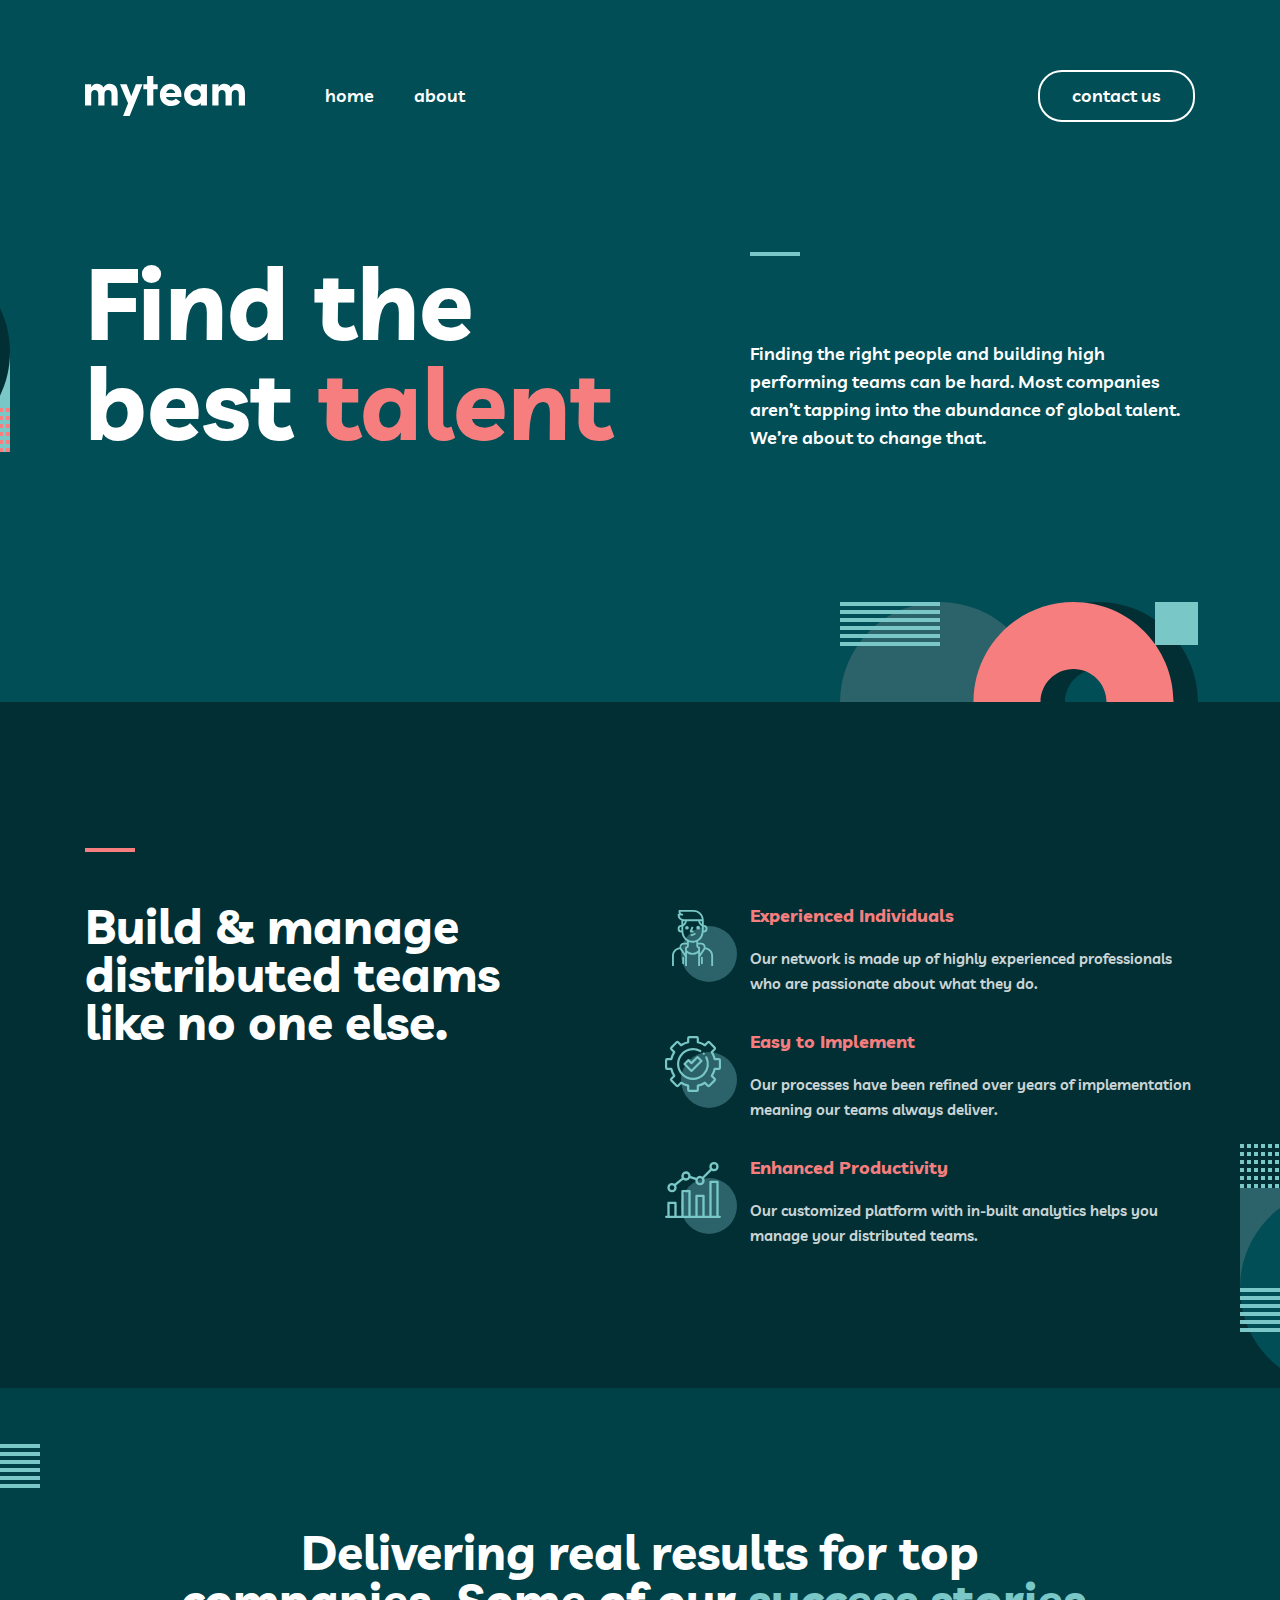
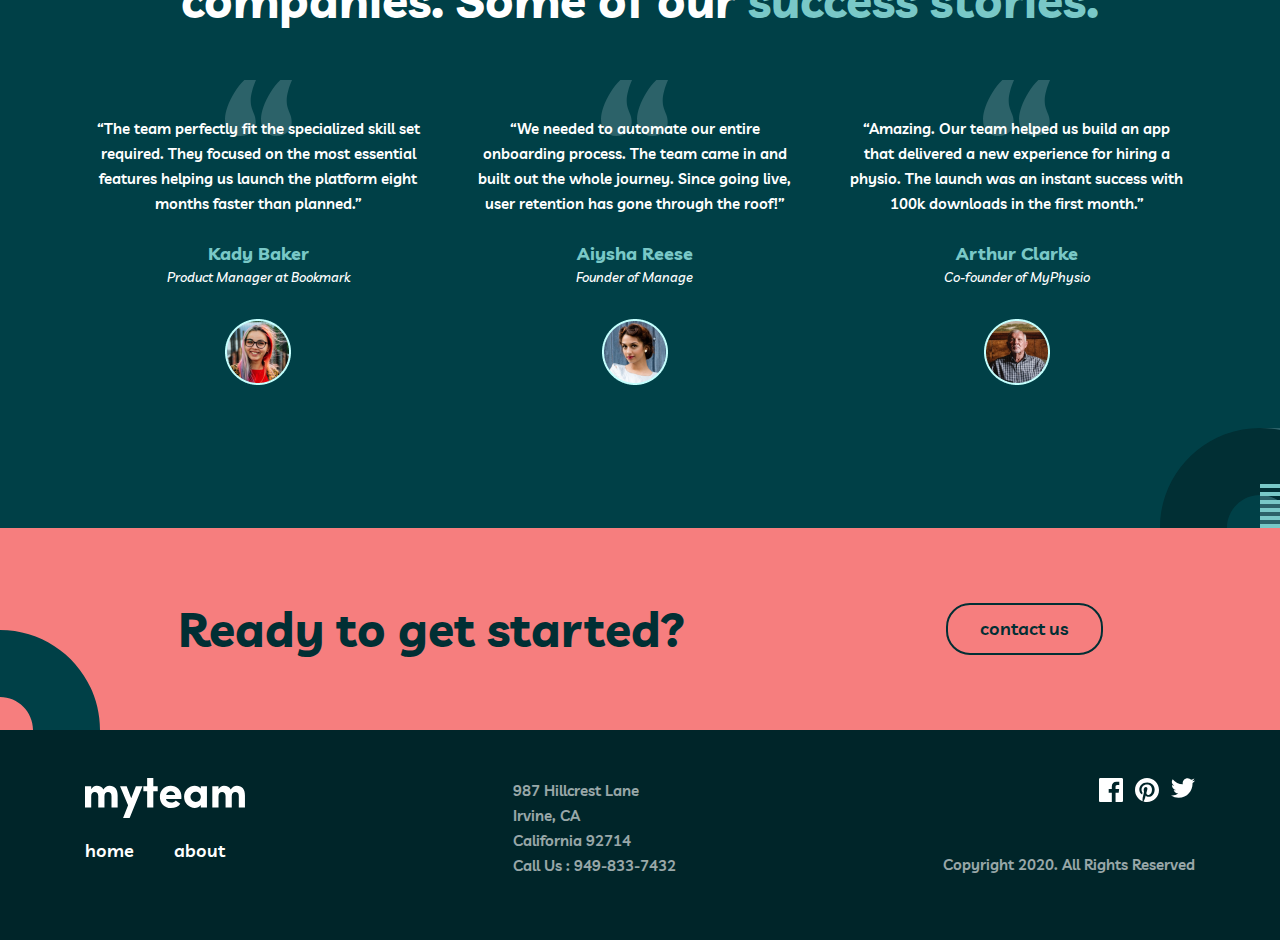
<file: index.html>
<!DOCTYPE html>
<html lang="en">
<head>
  <meta charset="UTF-8">
  <meta name="viewport" content="width=device-width, initial-scale=1.0">
  <title>My team</title>
  <link rel="stylesheet" href="./css/normalize.css">
  <link rel="stylesheet" href="./css/main.css">
  <!-- <link rel="stylesheet" href="./css/main.min.css"> -->
</head>
<body>
<!-- header started -->
  <header class="site_header">
    <div class="container">
      <div class="header_inner">
        <a href="" class="site_logo">
          <img src="./images/myteamlogo.svg" alt="" class="site_logo_img">
        </a>
        <nav class="site_nav">
          <ul class="site_nav_list list_unstyle">
            <li class="site_nav_item">
              <a href="/" class="site_nav_link">home</a>
            </li>
            <li class="site_nav_item">
              <a href="./about.html" class="site_nav_link">about</a>
            </li>
          </ul>
        </nav>
        <a href="tel:+998993763981" class="contact_us">contact us</a>
      </div>
    </div>
  </header>
<!-- header started -->

<!-- site main started -->
  <main class="site_main">
<!-- hero section started -->
    <section class="hero">
      <div class="container">
        <div class="hero_inner">
          <div class="wrapper_hero_title">
            <h1 class="hero_title">Find the best <span>talent</span></h1>
          </div>
          <div class="wrapper_hero_desc">
            <span class="line"></span>
            <p class="hero_desc">Finding the right people and building high performing teams can be hard. Most companies aren’t tapping into the abundance of global talent. We’re about to change that.</p>
          </div>
          
        </div>
      </div>
    </section>
<!-- hero section finished -->

<!-- build sevtion started -->
<section class="build">
  <div class="container">
    <div class="build_inner">
      <div class="wrapper_build_title">
        <span class="line"></span>
        <h2 class="build_title">Build & manage distributed teams like no one else.</h2>
      </div>
      <ul class="build_list list_unstyle">
        <li class="build_item">
          <h3 class="build_item_title">Experienced Individuals</h3>
          <p class="build_item_desc">Our network is made up of highly experienced professionals who are passionate about what they do.</p>
        </li>
        <li class="build_item">
          <h3 class="build_item_title">Easy to Implement</h3>
          <p class="build_item_desc">Our processes have been refined over years of implementation meaning our teams always deliver.</p>
        </li>
        <li class="build_item">
          <h3 class="build_item_title">Enhanced Productivity</h3>
          <p class="build_item_desc">Our customized platform with in-built analytics helps you manage your distributed teams.</p>
        </li>
      </ul>
    </div>
  </div>
</section>
<section class="delivering">
  <div class="container">
    <div class="wrapper_delivering_title">
      <h2 class="delivering_title">Delivering real results for top companies. Some of our <span>success stories.</span></h2>
    </div>
    <ul class="delivering_list list_unstyle">
      <li class="delivering_item">
        <p class="delivering_item_text"> “The team perfectly fit the specialized skill set required. They focused on the most essential features helping us launch the platform eight months faster than planned.”</p>
        <strong class="worker_name">Kady Baker</strong>
        <p class="worker_type">Product Manager at Bookmark</p>
      </li>
      <li class="delivering_item">
        <p class="delivering_item_text">“We needed to automate our entire onboarding process. The team came in and built out the whole journey. Since going live, user retention has gone through the roof!”</p>
        <strong class="worker_name">Aiysha Reese</strong>
        <p class="worker_type">Founder of Manage</p>
      </li>
      <li class="delivering_item">
        <p class="delivering_item_text">“Amazing. Our team helped us build an app that delivered a new experience for hiring a physio. The launch was an instant success with 100k downloads in the first month.”</p>
        <strong class="worker_name">Arthur Clarke</strong>
        <p class="worker_type">Co-founder of MyPhysio</p>
      </li>
    </ul>
  </div>
</section>
<section class="ready">
  <div class="container">
    <div class="ready_inner">
      <h2 class="ready_title">Ready to get started?</h2>
      <a href="tel:+998993763981" class="contact_us">contact us</a>
    </div>
  </div>
</section>
  </main>
<!-- site main finished -->

<!-- site footer started -->
  <footer class="site_footer">
    <div class="container">
      <div class="footer_inner">
        <div class="wrapper_footer_item">
          <a href="" class="site_logo">
            <img src="./images/myteamlogo.svg" alt="" class="site_logo_img">
          </a>
          <ul class="footer_list list_unstyle">
            <li class="footer_item">
              <a href="/" class="footer_link">home</a>
            </li>
            <li class="footer_item">
              <a href="#" class="footer_link">about</a>
            </li>
          </ul>
        </div>
        <address class="footer_address">
          987 Hillcrest Lane <br>Irvine, CA <br>California 92714 <br> Call Us : 949-833-7432
        </address>
        <div class="wrapper_footer_icon">
          <ul class="footer_icon_list list_unstyle">
            <li class="footer_icon_item">
              <a href="#" class="footer_icon_link">
                <img src="./images/facebook.svg" alt="facebook icon" class="footer_icon_img">
              </a>
            </li>
            <li class="footer_icon_item">
              <a href="#" class="footer_icon_link">
                <img src="./images/path.svg" alt="path icon" class="footer_icon_img">
              </a>
            </li>
            <li class="footer_icon_item">
              <a href="#" class="footer_icon_link">
                <img src="./images/twitter.svg" alt="twitter" class="footer_icon_img">
              </a>
            </li>
          </ul>
          <p class="footer_text">Copyright 2020. All Rights Reserved</p>
        </div>
      </div>
    </div>
  </footer>
<!-- site footer started -->
</body>
</html>
</file>
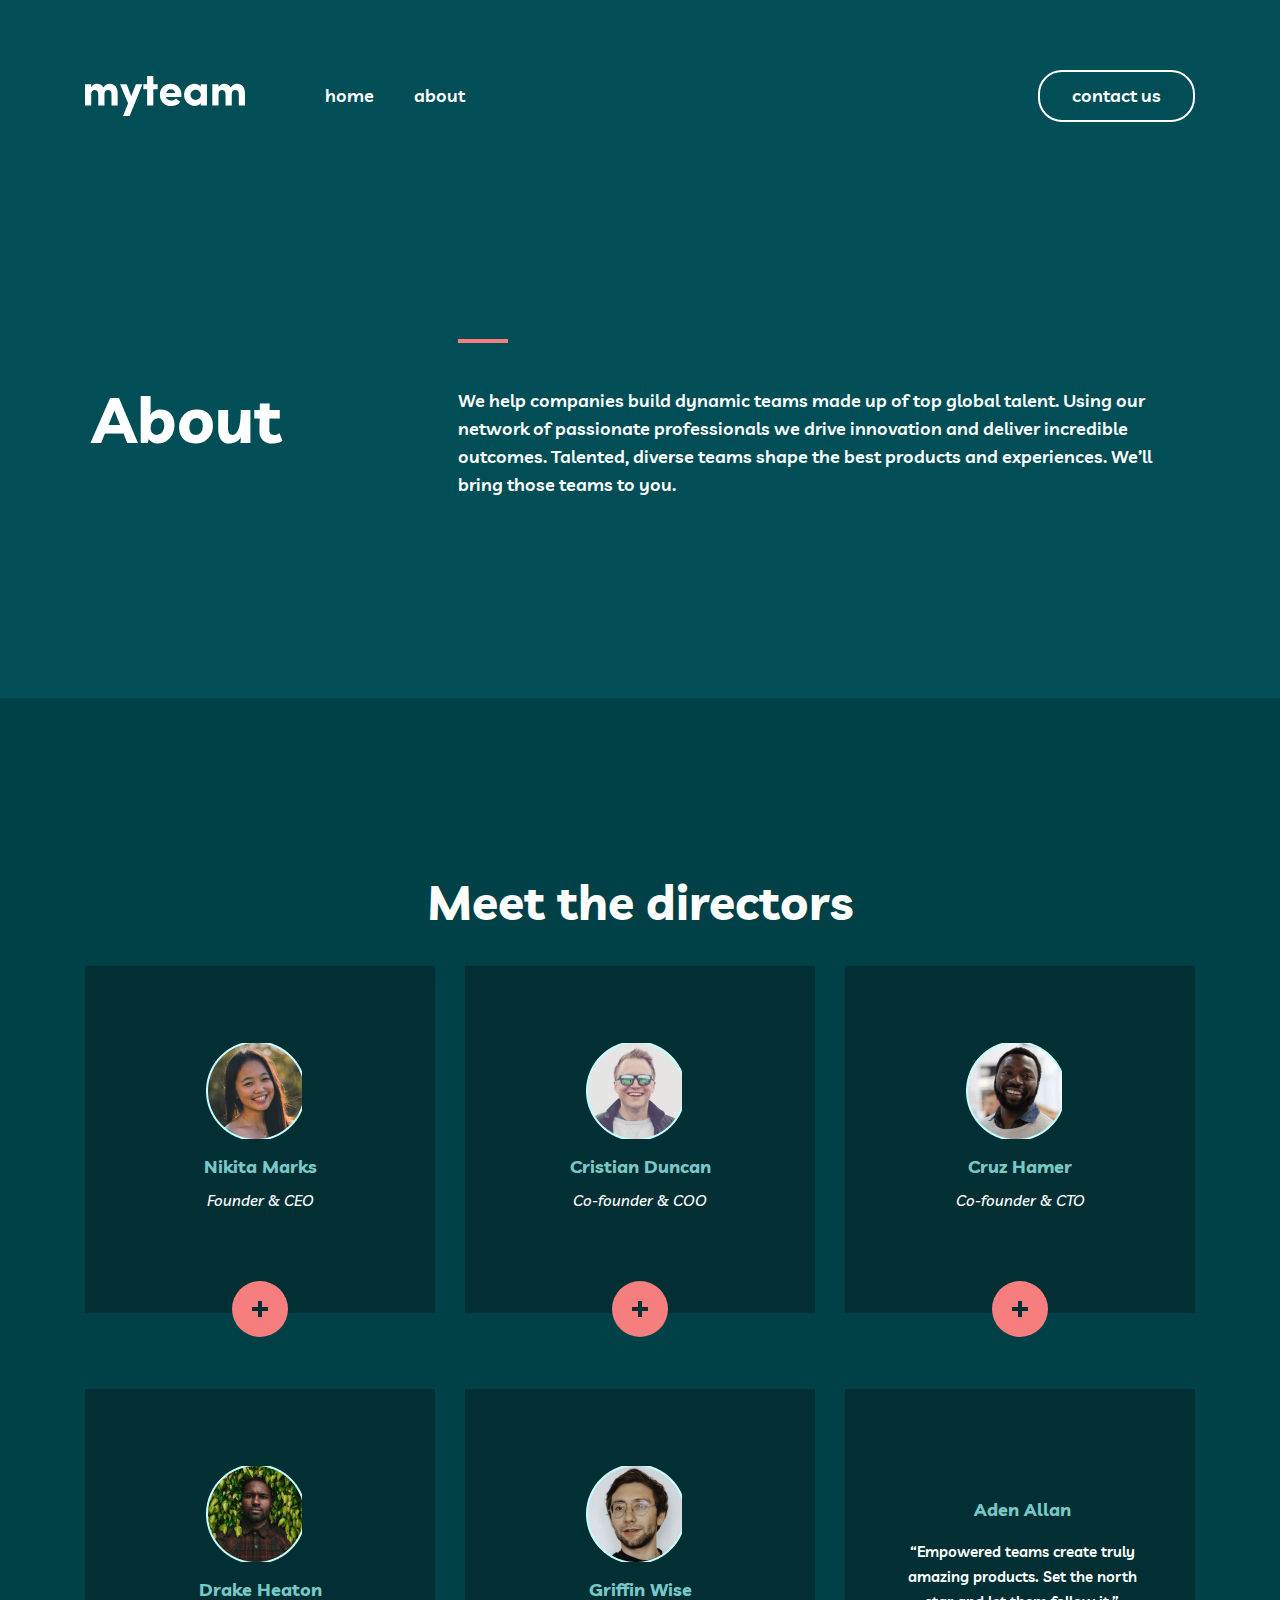
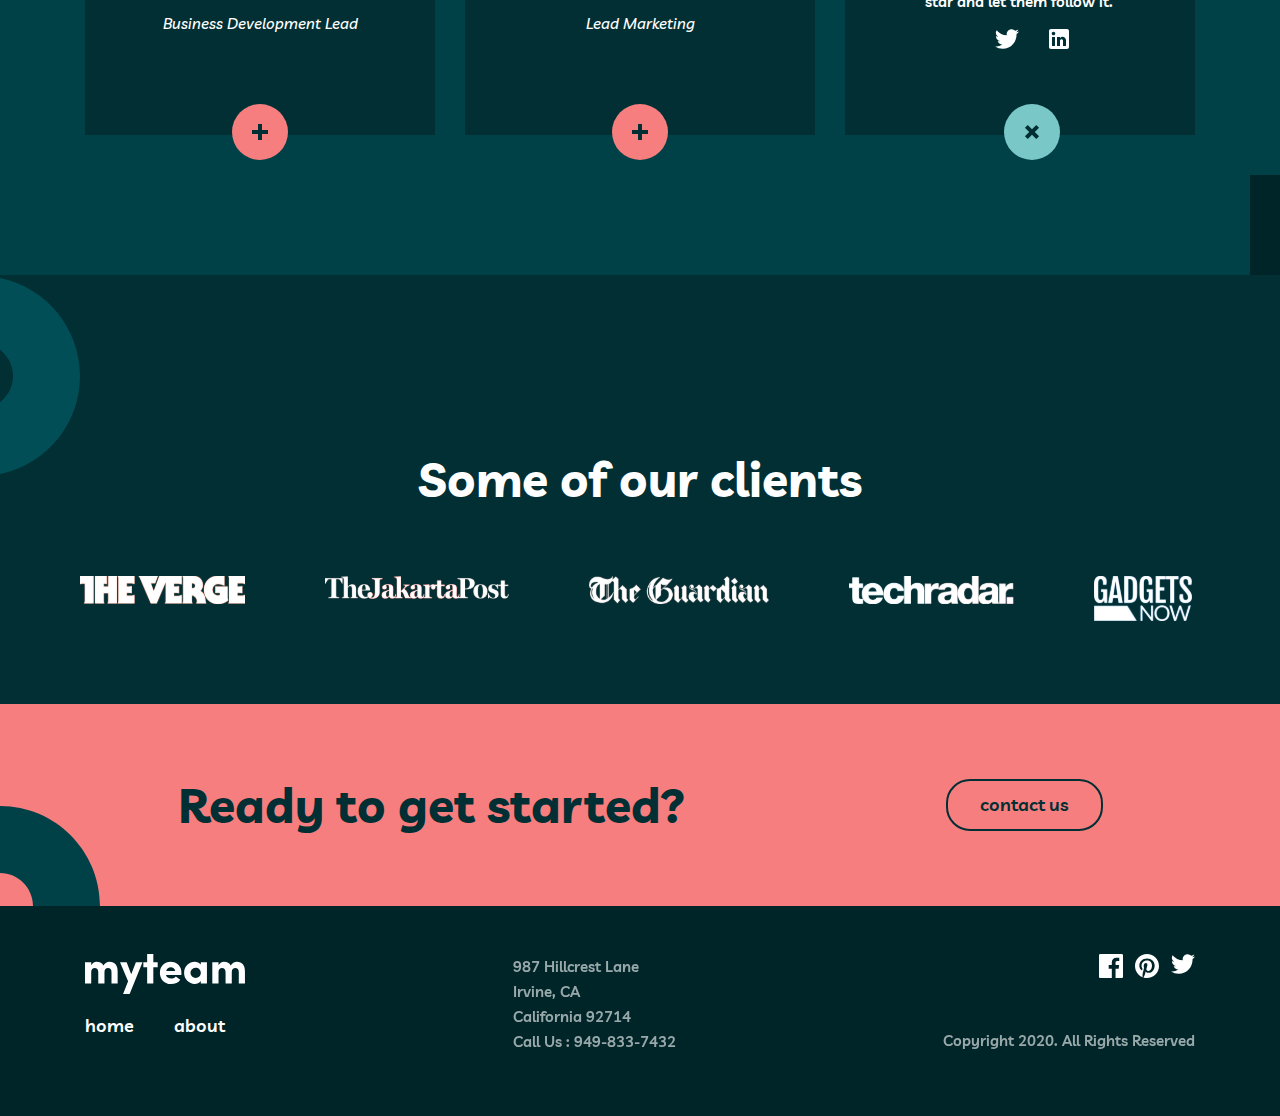
<file: about.html>
<!DOCTYPE html>
<html lang="en">
<head>
  <meta charset="UTF-8">
  <meta name="viewport" content="width=device-width, initial-scale=1.0">
  <title>Document</title>
  <link rel="stylesheet" href="./css/normalize.css">
  <link rel="stylesheet" href="./css/main.css">
</head>
<body>
  <header class="site_header">
    <div class="container">
      <div class="header_inner">
        <a href="" class="site_logo">
          <img src="./images/myteamlogo.svg" alt="" class="site_logo_img">
        </a>
        <nav class="site_nav">
          <ul class="site_nav_list list_unstyle">
            <li class="site_nav_item">
              <a href="/" class="site_nav_link">home</a>
            </li>
            <li class="site_nav_item">
              <a href="./about.html" class="site_nav_link">about</a>
            </li>
          </ul>
        </nav>
        <a href="tel:+998993763981" class="contact_us">contact us</a>
      </div>
    </div>
  </header>
  
  <main class="site-main">
    <section class="about-section">
      <div class="container">
        <div class="hero-about">
          <div class="hero-about-box">
            <div class="hero-wrapper-title">
              <h2 class="hero-title">About</h2>
            </div>
            <div class="hero-wrapper-text">
              <span class="line-span"></span>
              <p class="text">
                We help companies build dynamic teams made up of top global talent. Using our network of passionate professionals we drive innovation and deliver incredible outcomes. Talented, diverse teams shape the best products and experiences. We’ll bring those teams to you.
              </p>
            </div>
          </div>
        </div>
      </div>
    </section>
    
    <section class="section-meet">
      <div class="container">
        <div class="meet">
          <div class="meet-wrapper">
            <h2 class="meet-title">Meet the directors</h2>
            
            <ul class="meet-list list_unstyle">
              <li class="meet-item">
                <div class="meet-item-box">
                  <h3 class="meet-item-title">Nikita Marks</h3>
                  <span class="meet-span">Founder & CEO</span>
                </div>
              </li>
              <li class="meet-item">
                <div class="meet-item-box">
                  <h3 class="meet-item-title">Cristian Duncan</h3>
                  <span class="meet-span">Co-founder & COO</span>
                </div>
              </li>
              <li class="meet-item">
                <div class="meet-item-box">
                  <h3 class="meet-item-title">Cruz Hamer</h3>
                  <span class="meet-span">Co-founder & CTO</span>
                </div>
              </li>
              <li class="meet-item">
                <div class="meet-item-box">
                  <h3 class="meet-item-title">Drake Heaton</h3>
                  <span class="meet-span">Business Development Lead</span>
                </div>
              </li>
              <li class="meet-item">
                <div class="meet-item-box">
                  <h3 class="meet-item-title">Griffin Wise</h3>
                  <span class="meet-span">Lead Marketing</span>
                </div>
              </li>
              <li class="meet-item-aden">
                <div class="meet-text-box">
                  <h3 class="meet-item-title">Aden Allan</h3>
                  <p class="meet-text">
                    “Empowered teams create truly amazing products. Set the north star and let them follow it.”
                  </p>
                </div>
                <ul class="meet-item-list list_unstyle">
                  <li class="meet-aden-item">
                    <a class="item-link" href="#">
                      <img class="logo-link" src="./images/twitter.svg"
                      width="24"
                      height="20"
                      alt="Twitter logo">
                    </a>
                  </li>
                  <li class="meet-aden-item">
                    <a class="item-link" href="#">
                      <img class="logo-link" src="./images/linkidin.svg"
                      width="20"
                      height="20"
                      alt="Linkiden logo">
                    </a>
                  </li>
                </ul>
              </li>
            </ul>
          </div>
        </div>
      </div>
    </section>
    
    <section class="section-some">
      <div class="container">
        <h2 class="some-title">Some of our clients</h2>
        <div class="some-box">
          <div class="some-section-box">
            <ul class="some-list list_unstyle">
              <li class="some-item">
                <a class="some-link" href="#">
                  <img class="logo-img" src="./images/verge.svg" 
                  width="165"
                  height="28"
                  alt="The verge logo">
                </a>
              </li>
              <li class="some-item">
                <a class="some-link" href="#">
                  <img class="logo-img" src="./images/jakar.svg" 
                  width="184"
                  height="23"
                  alt="TheJakartaPost logo">
                </a>
              </li>
              <li class="some-item">
                <a class="some-link" href="#">
                  <img class="logo-img" src="./images/buarden.svg" 
                  width="180"
                  height="28"
                  alt="The Buardian logo">
                </a>
              </li>
              <li class="some-item">
                <a class="some-link" href="#">
                  <img class="logo-img" src="./images/techradar.svg"
                  width="165"
                  height="28"
                  alt="Techradar logo">
                </a>
              </li>
              <li class="some-item">
                <a class="some-link" href="#">
                  <img class="logo-img" src="./images/gedgets.svg"
                  width="98"
                  height="45"
                  alt="Gadgets now logo">
                </a>
              </li>
            </ul>
          </div>
        </div>
      </div>
    </section>
  
    <section class="ready">
      <div class="container">
        <div class="ready_inner">
          <h2 class="ready_title">Ready to get started?</h2>
          <a href="tel:+998993763981" class="contact_us">contact us</a>
        </div>
      </div>
    </section>
  </main>

  <footer class="site_footer">
    <div class="container">
      <div class="footer_inner">
        <div class="wrapper_footer_item">
          <a href="" class="site_logo">
            <img src="./images/myteamlogo.svg" alt="" class="site_logo_img">
          </a>
          <ul class="footer_list list_unstyle">
            <li class="footer_item">
              <a href="/" class="footer_link">home</a>
            </li>
            <li class="footer_item">
              <a href="#" class="footer_link">about</a>
            </li>
          </ul>
        </div>
        <address class="footer_address">
          987 Hillcrest Lane <br>Irvine, CA <br>California 92714 <br> Call Us : 949-833-7432
        </address>
        <div class="wrapper_footer_icon">
          <ul class="footer_icon_list list_unstyle">
            <li class="footer_icon_item">
              <a href="#" class="footer_icon_link">
                <img src="./images/facebook.svg" alt="facebook icon" class="footer_icon_img">
              </a>
            </li>
            <li class="footer_icon_item">
              <a href="#" class="footer_icon_link">
                <img src="./images/path.svg" alt="path icon" class="footer_icon_img">
              </a>
            </li>
            <li class="footer_icon_item">
              <a href="#" class="footer_icon_link">
                <img src="./images/twitter.svg" alt="twitter" class="footer_icon_img">
              </a>
            </li>
          </ul>
          <p class="footer_text">Copyright 2020. All Rights Reserved</p>
        </div>
      </div>
    </div>
  </footer>
</body>
</html>
</file>
<file: css/main.css>
/* livvic-500 - latin */
@font-face {
  font-display: swap; /* Check https://developer.mozilla.org/en-US/docs/Web/CSS/@font-face/font-display for other options. */
  font-family: 'Livvic';
  font-style: normal;
  font-weight: 500;
  src: url('../fonts/livvicmedium.woff2') format('woff2'), /* Chrome 36+, Opera 23+, Firefox 39+, Safari 12+, iOS 10+ */
  url('../fonts/livvicmedium.woff') format('woff'), /* Chrome 5+, Firefox 3.6+, IE 9+, Safari 5.1+, iOS 5+ */
}
/* livvic-500italic - latin */
@font-face {
  font-display: swap; /* Check https://developer.mozilla.org/en-US/docs/Web/CSS/@font-face/font-display for other options. */
  font-family: 'Livvic';
  font-style: italic;
  font-weight: 500;
  src: url('../fonts/livvicmediumitalic.woff2') format('woff2'), /* Chrome 36+, Opera 23+, Firefox 39+, Safari 12+, iOS 10+ */
  url('../fonts/livvicmediumitalic.woff') format('woff'), /* Chrome 5+, Firefox 3.6+, IE 9+, Safari 5.1+, iOS 5+ */
}
/* livvic-600 - latin */
@font-face {
  font-display: swap; /* Check https://developer.mozilla.org/en-US/docs/Web/CSS/@font-face/font-display for other options. */
  font-family: 'Livvic';
  font-style: normal;
  font-weight: 600;
  src: url('../fonts/livvicsemibold.woff2') format('woff2'), /* Chrome 36+, Opera 23+, Firefox 39+, Safari 12+, iOS 10+ */
  url('../fonts/livvicsemibold.woff') format('woff'), /* Chrome 5+, Firefox 3.6+, IE 9+, Safari 5.1+, iOS 5+ */
}
/* livvic-700 - latin */
@font-face {
  font-display: swap; /* Check https://developer.mozilla.org/en-US/docs/Web/CSS/@font-face/font-display for other options. */
  font-family: 'Livvic';
  font-style: normal;
  font-weight: 700;
  src: url('../fonts/livvicbold.woff2') format('woff2'), /* Chrome 36+, Opera 23+, Firefox 39+, Safari 12+, iOS 10+ */
  url('../fonts/livvicbold.woff') format('woff'), /* Chrome 5+, Firefox 3.6+, IE 9+, Safari 5.1+, iOS 5+ */
}

*,
*::before,
*::after {
  box-sizing: border-box;
}

body {
  font-family: 'Livvic';
  /* font-family: serif; */
  /* font-weight: 700; */
  
}

img {
  display: block;
}

.visually-hidden {
  position: absolute;
  width: 1px;
  height: 1px;
  margin: -1px;
  border: 0;
  padding: 0;
  white-space: nowrap;
  clip-path: inset(100%);
  clip: rect(0 0 0 0);
  overflow: hidden;
}

.list_unstyle {
  list-style: none;
  padding-left: 0;
  margin-block: 0;
}

.container {
  width:1150px;
  margin-inline: auto;
  padding-inline: 20px;
}

.site_header {
  padding-block: 70px;
  background-color: #014e56;
}

.header_inner {
  display: flex;
  align-items: center;
}

.site_logo {
  margin-right: 80px;
}

[href] {
  text-decoration-line: none;
}

.site_nav {
  margin-right: auto;
}

.site_nav_list,.footer_list {
  display: flex;
  gap: 40px;
}

.site_nav_link, .footer_link {
  color: #fff;
  font-size: 18px;
  font-weight: 600;
  line-height: 28px; 
}

.contact_us {
  padding: 10px 32px;
  color: #fff;
  font-size: 18px;
  font-weight: 600;
  line-height: 28px; 
  border-radius: 24px;
  border: 2px solid #fff;
}

.hero {
  position: relative;
  padding-top: 60px;
  padding-bottom: 250px;
  background-color: #014e56;
}
.hero::before {
  position: absolute;
  right: calc(50% + 630px);
  display: inline-block;
  width: 200px;
  height: 200px;
  background-image: url("../images/herong.svg");
  background-repeat: no-repeat;
  background-position: center;
  content: "";
  
}

.hero::after {
  position: absolute;
  bottom: 0px;
  left: calc(50% + 200px);
  display: inline-block;
  width: 358px;
  height: 100px;
  background-image: url("../images/heroafterbg.svg");
  background-repeat: no-repeat;
  background-position: center;
  content: "";
}

.hero_inner {
  display: flex;
  align-items: center;
  justify-content: space-between;
}

.wrapper_hero_title {
  width: 600px;
}
.hero_title {
  margin: 0;
  color: #fff;
  font-size: 100px;
  line-height: 100px; 
}
.hero_title > span {
  color: #f67e7e;
}

.wrapper_hero_desc {
  width: 445px;
}
.line {
  display: inline-block;
  width: 50px;
  height: 4px;
  background: #79c8c7;
  margin-bottom: 80px;
}
.hero_desc {
  margin: 0;
  color: #fff;
  font-size: 18px;
  font-weight: 600;
  line-height: 28px; /* 155.556% */
}

.build {
  position: relative;
  padding-top: 200px;
  padding-bottom: 140px;
  background-color: #012F34;
}
.build::after {
  display: inline-block;
  position: absolute;
  bottom: 0;
  left: calc(50% + 600px);
  width: 200px;
  height: 244px;
  background-image: url("../images/buildafter.svg");
  background-repeat: no-repeat;
  background-position: center;
  content: "";
}
.build_inner {
  display: flex;
  justify-content: space-between;
}

.build_title {
  margin: 0;
  color: #fff;
  font-size: 48px;
  font-weight: 700;
  line-height: 48px; /* 100% */
}

.wrapper_build_title {
  position: relative;
  width: 445px;
}

.wrapper_build_title > .line {
  position: absolute;
  top: -54px;
  margin-bottom: 0;
  background-color: #f67e7e;
}

.build_list {
  display: flex;
  flex-wrap: wrap;
  gap: 32px;
  width: 445px;
}
.build_item {
  position: relative;
  display: flex;
  flex-wrap: wrap;
}

.build_item::before {
  position: absolute;
  left: -85px;
  top: 8px;
  display: inline-block;
  width: 72px;
  height: 72px;
  background-image: url("../images/individual.svg");
  background-repeat: no-repeat;
  background-position: center;
  content: "";
  
}

.build_item:nth-child(2):before {
  background-image: url("../images/implement.svg");
}
.build_item:nth-child(3):before {
  background-image: url("../images/productivity.svg");
}


.build_item_title {
  margin: 0 0 16px;
  color: #f67e7e;
  font-size: 18px;
  line-height: 28px; /* 155.556% */
}

.build_item_desc {
  margin: 0;
  color: #fff;
  font-size: 15px;
  font-weight: 600;
  line-height: 25px; /* 166.667% */
  opacity: 0.8;
}

.delivering {
  position: relative;
  padding-block: 140px;
  background-color:#004047;
  
}
.delivering::before {
  position: absolute;
  top: 0;
  right: calc(50% + 600px);
  display: inline-block;
  width: 147px;
  height: 100px;
  background-image: url("../images/deliveringbefore.svg");
  background-repeat: no-repeat;
  background-position: center;
  content: " ";
}
.delivering::after {
  position: absolute;
  bottom: 0;
  left: calc(50% + 520px);
  display: inline-block;
  width: 200px;
  height: 100px;
  background-image: url("../images/deliveringafter.svg ");
  background-repeat: no-repeat;
  background-position: center;
  content: " ";
}
.wrapper_delivering_title {
  width: 932px;
  margin-inline: auto;
  margin-bottom: 56px;
  
}
.delivering_title {
  margin: 0;
  color: #fff;
  text-align: center;
  font-size: 48px;
  line-height: 48px; 
}
.delivering_title > span {
  color: #79C8C7;
}

.delivering_list {
  display: flex;
  gap: 30px;
  align-items: center;
}
.delivering_item {
  padding-top: 36px;
  padding-inline: 10px;
  text-align: center;
  background-image: url("../images/itemicon.svg");
  background-repeat: no-repeat;
  background-position-x: center;
  background-position-y: top;
}
.delivering_item::after {
  display: inline-block;
  width: 67px;
  height: 67px;
  background-image: url("../images/kady.png");
  background-repeat: no-repeat;
  background-position: center;
  content: "";
}
.delivering_item:nth-child(2):after {
  background-image: url("../images/aiysha.png");
}
.delivering_item:nth-child(3):after {
  background-image: url("../images/arthur.png");
}

.delivering_item_text {
  margin: 0 0 24px;
  color: #FFF;
  font-size: 15px;
  font-weight: 600;
  line-height: 25px; /* 166.667% */
}

.worker_name {
  margin: 0;
  color: #79C8C7;
  font-size: 18px;
  font-weight: 700;
  line-height: 28px; /* 155.556% */
}
.worker_type {
  margin: 0 0 32px;
  color: #fff;
  font-size: 13px;
  font-style: italic;
  font-weight: 500;
  line-height: 18px; /* 138.462% */
}

.ready {
  padding-block: 75px;
  background-color: #f67e7e;
  background-image: url("../images/readybefore.svg");
  background-repeat: no-repeat;
  background-position-x: calc(50% - 640px);
  background-position-y: bottom;
}

.ready_inner {
  display: flex;
  align-items: center;
  justify-content: center;
  gap: 260px;
}
.ready_title {
  margin: 0;
  color: #012f34;
  font-size: 48px;
  line-height: 48px; /* 100% */
}
.ready_inner > .contact_us {
  color: #012F34;
  border: 2px solid #012F34;
}

.site_footer {
  padding-block: 48px;
  background: #002529;
  
}

.footer_inner {
  display: flex;
  justify-content: space-between;
}

.footer_address {
  color: #fff;
  opacity: 0.6;
  font-size: 15px;
  font-style: normal;
  font-weight: 600;
  line-height: 25px; /* 166.667% */
}

.footer_icon_list {
  display: flex;
  justify-content: end;
  gap: 12px;
  margin-bottom: 50px;
  
}

.footer_text {
  color: #fff;
  text-align: right;
  font-size: 15px;
  font-weight: 600;
  line-height: 25px; /* 166.667% */
  opacity: 0.6;
}

/* about style */

/* hero-about style start */

.about-section {
  position: relative;
  display: flex;
  padding-block: 124px 176px;
  background-color: #014e56;
}

.hero-about::before {
  position: absolute;
  bottom: -1px;
  left: calc(50% + 558px);
  display: inline-block;
  width: 200px;
  height: 200px;
  background-image: url("../images/heroaboutimg.svg");
  background-repeat: no-repeat;
  background-position: right calc(50%), calc(50% + 100px);
  content: "";
}

.hero-about-box {
  display: flex;
  align-items: center;
  justify-content: center;
  content: "";
}

.hero-title {
  color: #fff;
  font-size: 64px;
  margin-right: 177px;
  line-height: 100px;
}

.hero-wrapper-text {
  width: 730px;  
}

.line-span {
  display: inline-block;
  width: 50px;
  height: 4px;
  background: #f67e7e;
  margin-bottom: 40px;
}

.text {
  color: #fff;
  margin: 0;
  font-size: 18px;
  font-weight: 600;
  line-height: 28px;
}

/* hero-about style end */

/* section-meet style start */

.section-meet {
  position: relative;
  display: flex;
  padding-block: 140px;
  background-color: #004047;
}

.meet::before {
  position: absolute;
  top: -1px;
  left: calc(50% + -810px);
  display: inline-block;
  width: 200px;
  height: 200px;
  background-image: url("../images/meetbecgraund.svg");
  background-repeat: no-repeat;
  background-position: center;
  content: "";
} 

.meet::after {
  position: absolute;
  bottom: 0;
  left: calc(50% + 610px);
  display: inline-block;
  width: 147px;
  height: 100px;
  background-image: url("../images/deliveringbefore.svg");
  background-repeat: no-repeat;
  background-position: center;
  content: "";
}

.meet-title {
  color: #fff;
  text-align: center;
  font-size: 48px;
  line-height: 48px;
}

.meet-list {
  position: relative;
  display: flex;
  column-gap: 30px;
  row-gap: 76px;
  flex-wrap: wrap;
}

.meet-item {
  width: 350px;
  text-align: center;
  background-color: #012f34;
}

.meet-item::after {
  position: relative;
  top: -170px;
  left: -6px;
  display: inline-block;
  width: 96px;
  height: 96px;
  background-image: url("../images/nikita.png");
  background-repeat: no-repeat;
  content: "";
}

.meet-item::before {
  position: relative;
  top: 315px;
  display: inline-block;
  width: 56px;
  height: 56px;
  background-image: url("../images/plus.svg");
  background-repeat: no-repeat;
  content: "";
}

.meet-item:nth-child(2)::after {
  background-image: url("../images/cristion.png");
}

.meet-item:nth-child(3)::after {
  background-image: url("../images/cruz.png");
}

.meet-item:nth-child(4)::after {
  background-image: url("../images/drake.png");
}

.meet-item:nth-child(5)::after {
  background-image: url("../images/griffin.png");
}

.meet-item-aden {
  width: 350px;
  text-align: center;
  padding: 32px 24px 56px 48px;
  background-color: #012f34;
}

.meet-item-aden::before {
  position: relative;
  top: 283px;
  display: inline-block;
  width: 56px;
  height: 56px;
  background-image: url("../images/aden.svg");
  content: "";
}

.meet-item-box {
  margin-top: 128px;
}

.meet-item-title {
  margin-block: 16px 7px;
  color: #79c8c7;
  font-size: 18px;
  line-height: 28px;
}

.meet-span {
  color: #fff;
  font-size: 15px;
  font-style: italic;
  font-weight: 500;
  line-height: 25px;
}

.meet-text-box {
  width: 258px;
}

.meet-text {
  color: #fff;
  font-size: 15px;
  font-weight: 600;
  line-height: 25px;
}

.meet-item-list {
  display: flex;
  justify-content: center;
  column-gap: 30px;
}

/* section-meet style end */

/* section-some style start */

.section-some {
  position: relative;
  padding-block: 140px 161px;
  background-color: #012f34;
}

.some-box {
  position: absolute;
  top: 1px;
  right: calc(50% + 560px);
  display: inline-block;
  width: 200px;
  height: 200px;
  background-image: url("../images/some-img.svg");
  background-repeat: no-repeat;
  background-position: center;
  content: ""
}

.some-title {
  color: #fff;
  text-align: center;
  font-size: 48px;
  line-height: 48px;
}

.some-list {
  position: absolute;
  top: 300px;
  left: 200px;
  display: flex;
  column-gap: 80px
}
</file>
<file: css/main.min.css>
html{line-height:1.15;-webkit-text-size-adjust:100%}body{margin:0}main{display:block}h1{font-size:2em;margin:.67em 0}hr{box-sizing:content-box;height:0;overflow:visible}pre{font-family:monospace,monospace;font-size:1em}a{background-color:#fff0}abbr[title]{border-bottom:none;text-decoration:underline;text-decoration:underline dotted}b,strong{font-weight:bolder}code,kbd,samp{font-family:monospace,monospace;font-size:1em}small{font-size:80%}sub,sup{font-size:75%;line-height:0;position:relative;vertical-align:baseline}sub{bottom:-.25em}sup{top:-.5em}img{border-style:none}button,input,optgroup,select,textarea{font-family:inherit;font-size:100%;line-height:1.15;margin:0}button,input{overflow:visible}button,select{text-transform:none}button,[type="button"],[type="reset"],[type="submit"]{-webkit-appearance:button}button::-moz-focus-inner,[type="button"]::-moz-focus-inner,[type="reset"]::-moz-focus-inner,[type="submit"]::-moz-focus-inner{border-style:none;padding:0}button:-moz-focusring,[type="button"]:-moz-focusring,[type="reset"]:-moz-focusring,[type="submit"]:-moz-focusring{outline:1px dotted ButtonText}fieldset{padding:.35em .75em .625em}legend{box-sizing:border-box;color:inherit;display:table;max-width:100%;padding:0;white-space:normal}progress{vertical-align:baseline}textarea{overflow:auto}[type="checkbox"],[type="radio"]{box-sizing:border-box;padding:0}[type="number"]::-webkit-inner-spin-button,[type="number"]::-webkit-outer-spin-button{height:auto}[type="search"]{-webkit-appearance:textfield;outline-offset:-2px}[type="search"]::-webkit-search-decoration{-webkit-appearance:none}::-webkit-file-upload-button{-webkit-appearance:button;font:inherit}details{display:block}summary{display:list-item}template{display:none}[hidden]{display:none}
</file>
